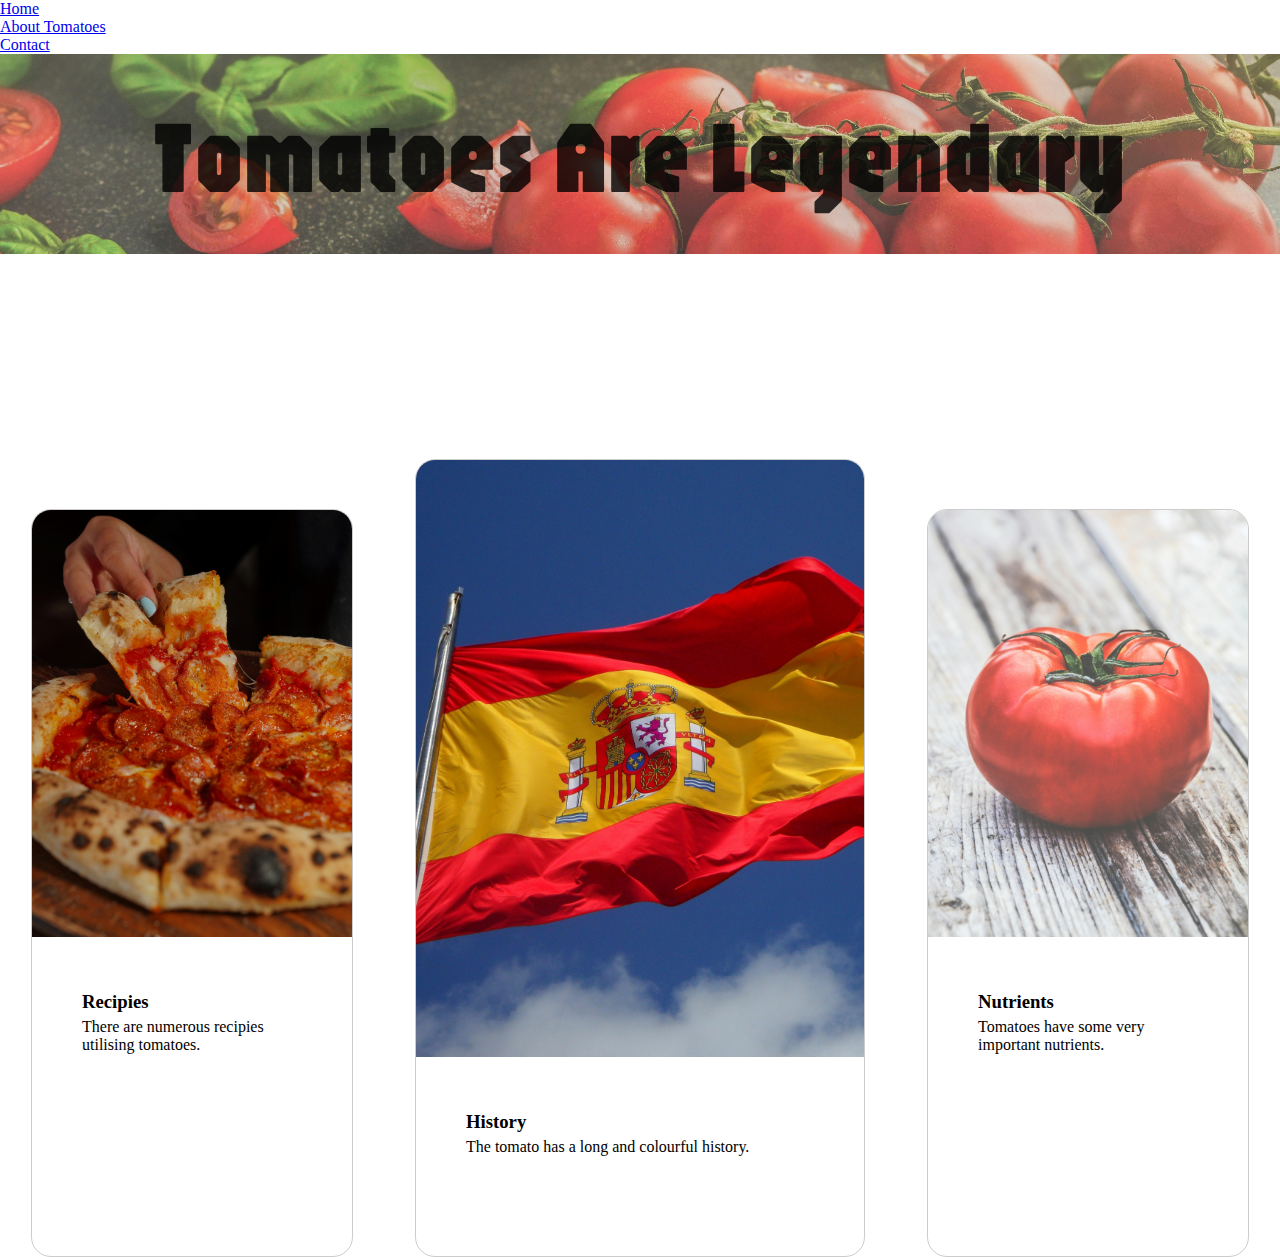
<file: Codeacademy/project1/code/html/index.html>
<!DOCTYPE html>
<html lang="en">
    <head>
        <meta charset="UTF-8">
        <meta name="viewport" content="width=device-width, initial-scale=1.0">
        <link href="../../code/css/index.css" rel="stylesheet">
        <!-- Jaro font -->
        <link rel="preconnect" href="https://fonts.googleapis.com">
        <link
            rel="preconnect"
            href="https://fonts.gstatic.com"
            crossorigin="crossorigin">
        <link
            href="https://fonts.googleapis.com/css2?family=Jaro:opsz@6..72&display=swap"
            rel="stylesheet">
        <title>Tomatoes are Legendary</title>
    </head>
    <body>
        <!-- Navigation meny -->
        <section class="nav-meny">
            <nav>
                <ul class="navigation">
                    <li>
                        <a href="#home">
                            Home
                        </a>
                    </li>
                    <li>
                        <a href="#about">
                            About Tomatoes
                        </a>
                    </li>
                    <li>
                        <a href="#contact">
                            Contact
                        </a>
                    </li>
                </ul>
            </nav>
        </section>
        <!-- Banner section -->
        <header class="banner">
            <h1 class="jaro-font">
                Tomatoes Are Legendary
            </h1>
        </header>
        <!-- Articles -->
        <section class="card-container">
            <article class="card">
                <img src="../../images/card-pizza.jpg" alt="Pizza with a tomato base">
                <div class="card-content">
                    <h3>
                        Recipies
                    </h3>
                    <p>
                        There are numerous recipies utilising tomatoes.
                    </p>
                </div>
            </article>
            <article class="card">
                <img src="../../images/card-spain.jpg" alt="Spanish flag waving in the wind">
                <div class="card-content">
                    <h3>
                        History
                    </h3>
                    <p>
                        The tomato has a long and colourful history.
                    </p>
                </div>
            </article>
            <article class="card">
                <img src="../../images/card-tomato.jpg" alt="A fresh tomato">
                <div class="card-content">
                    <h3>
                        Nutrients
                    </h3>
                    <p>
                        Tomatoes have some very important nutrients.
                    </p>
                </div>
            </article>
        </section>
        <!-- Articles end -->
    </body>
</html>
</file>
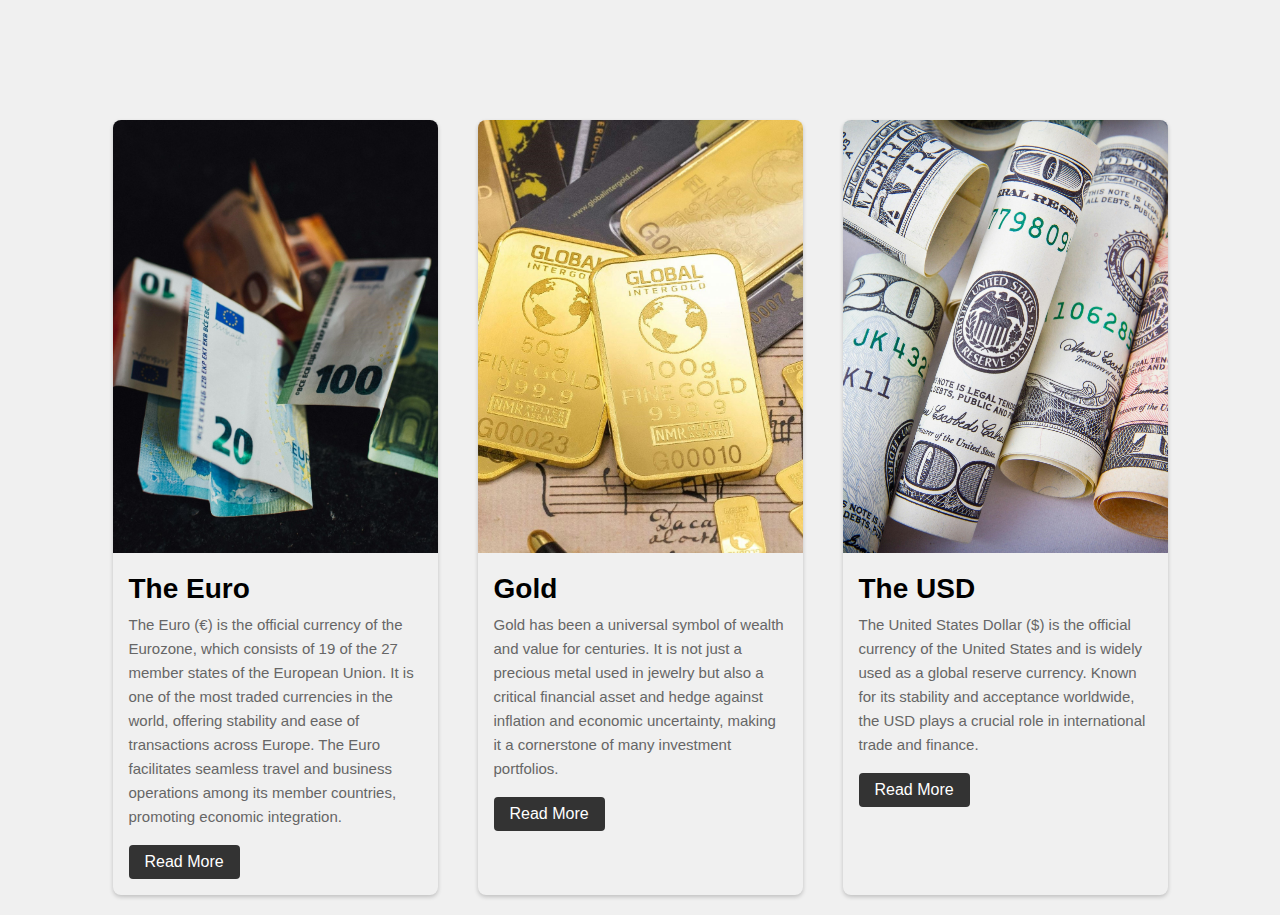
<file: Codeacademy/ResponsiveCards-Tutorial/code/html/index.html>
<!DOCTYPE html>
<html lang="en">
    <head>
        <title>
            Responsive card design
        </title>
        <meta charset="UTF-8">
        <meta name="viewport" content="width=device-width, initial-scale=1.0">
        <link rel="stylesheet" type="text/css" href="../css/index.css">
    </head>
    <body>
        <div class="card-container">
            <div class="card">
                <img src="../../images/cards-euro.jpg" alt="Euro cash bills">
                <div class="card-content">
                    <h3>
                        The Euro
                    </h3>
                    <p>
                        The Euro (€) is the official currency of the Eurozone, which consists of 19 of the 27 member states of the European Union. It is one of the most traded currencies in the world, offering stability and ease of transactions across Europe. The Euro facilitates seamless travel and business operations among its member countries, promoting economic integration. </p>
                    <a href="" class="btn">
                        Read More
                    </a> 
                </div>
            </div>
            <div class="card">
                <img src="../../images/card-gold.jpg" alt="Gold cash bars">
                <div class="card-content">
                    <h3>
                        Gold
                    </h3>
                    <p>
                        Gold has been a universal symbol of wealth and value for centuries. It is not just a precious metal used in jewelry but also a critical financial asset and hedge against inflation and economic uncertainty, making it a cornerstone of many investment portfolios.
                    </p>
                    <a href="" class="btn">
                        Read More
                    </a> 
                </div>
            </div>
            <div class="card">
                <img src="../../images/cards-usd.jpg" alt="USD cash bills">
                <div class="card-content">
                    <h3>
                        The USD
                    </h3>
                    <p>
                        The United States Dollar ($) is the official currency of the United States and is widely used as a global reserve currency. Known for its stability and acceptance worldwide, the USD plays a crucial role in international trade and finance.
                    </p>
                    <a href="" class="btn">
                        Read More
                    </a> 
                </div>
            </div>
        </div>
    </body>
</html>
</file>
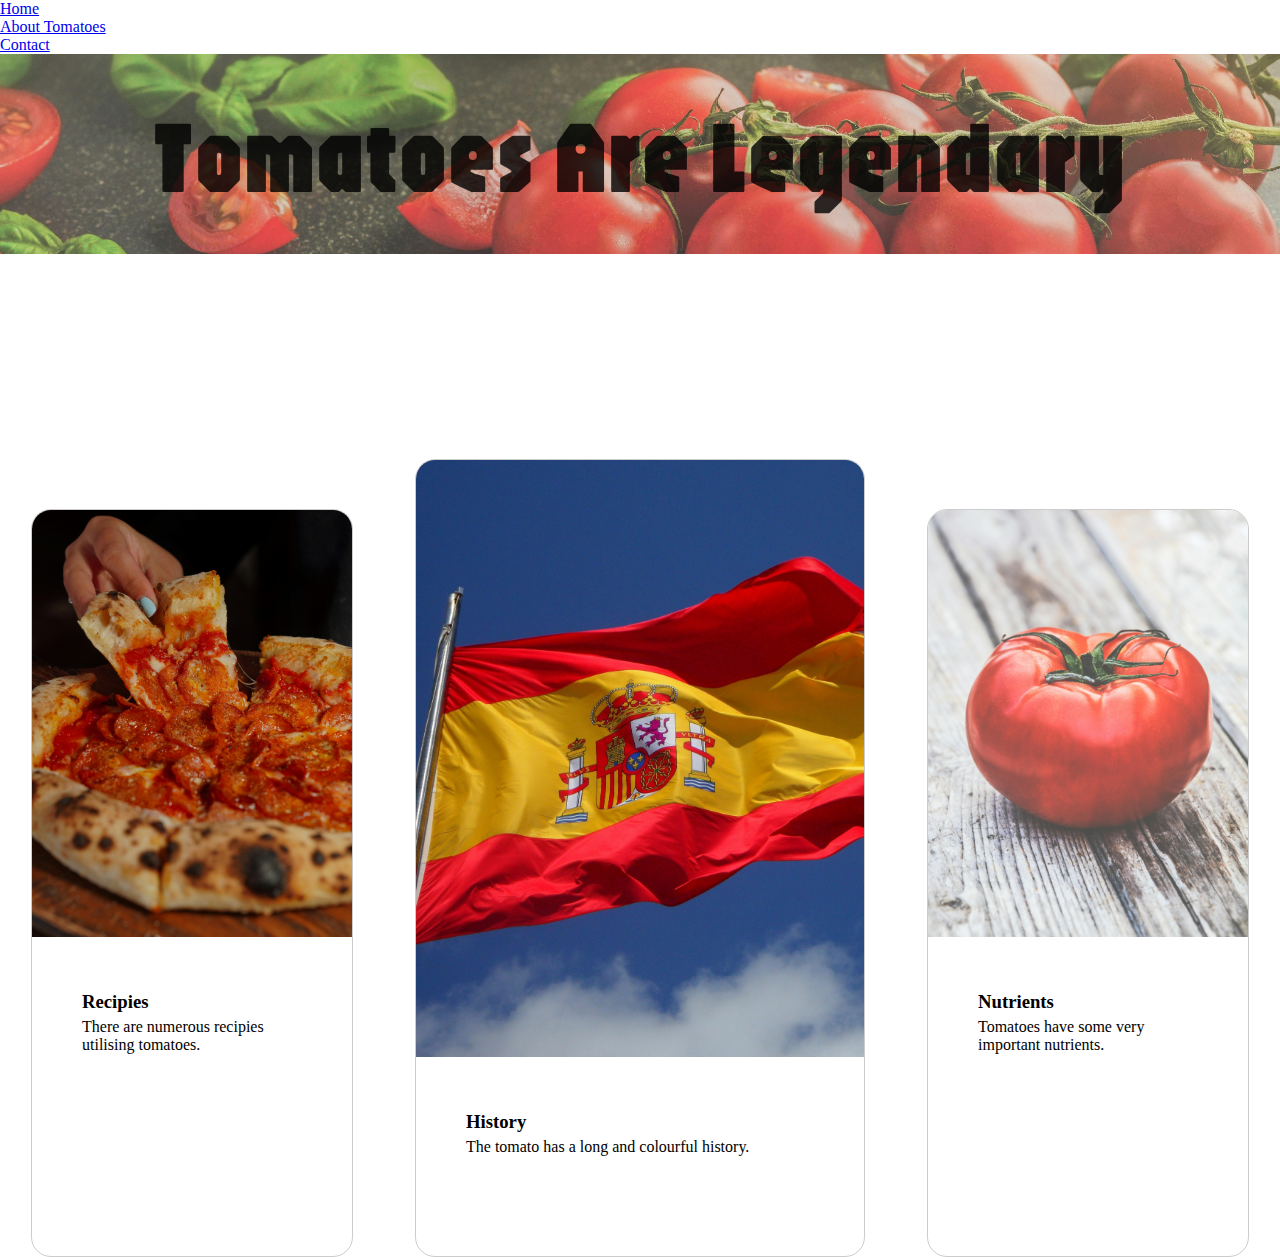
<file: projects/project1/code/html/index.html>
<!DOCTYPE html>
<html lang="en">
    <head>
        <meta charset="UTF-8">
        <meta name="viewport" content="width=device-width, initial-scale=1.0">
        <link href="../../code/css/index.css" rel="stylesheet">
        <!-- Jaro font -->
        <link rel="preconnect" href="https://fonts.googleapis.com">
        <link
            rel="preconnect"
            href="https://fonts.gstatic.com"
            crossorigin="crossorigin">
        <link
            href="https://fonts.googleapis.com/css2?family=Jaro:opsz@6..72&display=swap"
            rel="stylesheet">
        <title>Tomatoes are Legendary</title>
    </head>
    <body>
        <!-- Navigation meny -->
        <section class="nav-meny">
            <nav>
                <ul class="navigation">
                    <li>
                        <a href="#home">
                            Home
                        </a>
                    </li>
                    <li>
                        <a href="#about">
                            About Tomatoes
                        </a>
                    </li>
                    <li>
                        <a href="#contact">
                            Contact
                        </a>
                    </li>
                </ul>
            </nav>
        </section>
        <!-- Banner section -->
        <header class="banner">
            <h1 class="jaro-font">
                Tomatoes Are Legendary
            </h1>
        </header>
        <!-- Articles -->
        <section class="card-container">
            <article class="card">
                <img src="../../images/card-pizza.jpg" alt="Pizza with a tomato base">
                <div class="card-content">
                    <h3>
                        Recipies
                    </h3>
                    <p>
                        There are numerous recipies utilising tomatoes.
                    </p>
                </div>
            </article>
            <article class="card">
                <img src="../../images/card-spain.jpg" alt="Spanish flag waving in the wind">
                <div class="card-content">
                    <h3>
                        History
                    </h3>
                    <p>
                        The tomato has a long and colourful history.
                    </p>
                </div>
            </article>
            <article class="card">
                <img src="../../images/card-tomato.jpg" alt="A fresh tomato">
                <div class="card-content">
                    <h3>
                        Nutrients
                    </h3>
                    <p>
                        Tomatoes have some very important nutrients.
                    </p>
                </div>
            </article>
        </section>
        <!-- Articles end -->
    </body>
</html>
</file>
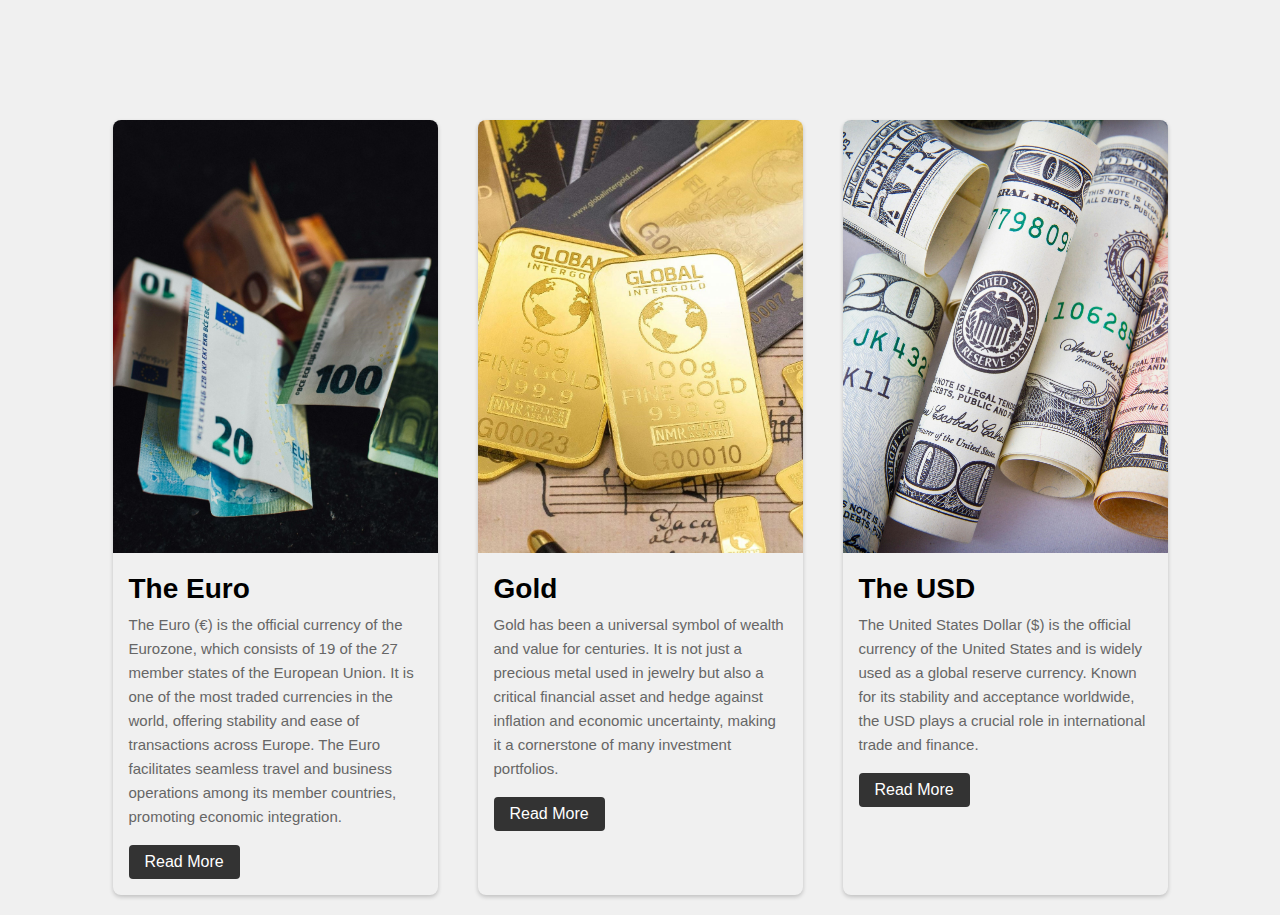
<file: projects/responsive-cards-tutorial/code/html/index.html>
<!DOCTYPE html>
<html lang="en">
    <head>
        <title>
            Responsive card design
        </title>
        <meta charset="UTF-8">
        <meta name="viewport" content="width=device-width, initial-scale=1.0">
        <link rel="stylesheet" type="text/css" href="../css/index.css">
    </head>
    <body>
        <div class="card-container">
            <div class="card">
                <img src="../../images/cards-euro.jpg" alt="Euro cash bills">
                <div class="card-content">
                    <h3>
                        The Euro
                    </h3>
                    <p>
                        The Euro (€) is the official currency of the Eurozone, which consists of 19 of the 27 member states of the European Union. It is one of the most traded currencies in the world, offering stability and ease of transactions across Europe. The Euro facilitates seamless travel and business operations among its member countries, promoting economic integration. </p>
                    <a href="" class="btn">
                        Read More
                    </a> 
                </div>
            </div>
            <div class="card">
                <img src="../../images/card-gold.jpg" alt="Gold cash bars">
                <div class="card-content">
                    <h3>
                        Gold
                    </h3>
                    <p>
                        Gold has been a universal symbol of wealth and value for centuries. It is not just a precious metal used in jewelry but also a critical financial asset and hedge against inflation and economic uncertainty, making it a cornerstone of many investment portfolios.
                    </p>
                    <a href="" class="btn">
                        Read More
                    </a> 
                </div>
            </div>
            <div class="card">
                <img src="../../images/cards-usd.jpg" alt="USD cash bills">
                <div class="card-content">
                    <h3>
                        The USD
                    </h3>
                    <p>
                        The United States Dollar ($) is the official currency of the United States and is widely used as a global reserve currency. Known for its stability and acceptance worldwide, the USD plays a crucial role in international trade and finance.
                    </p>
                    <a href="" class="btn">
                        Read More
                    </a> 
                </div>
            </div>
        </div>
    </body>
</html>
</file>
<file: Codeacademy/project1/code/css/index.css>
* {
    margin: 0;
    padding: 0;
}

.jaro-font {
    font-family: "Jaro", sans-serif;
    font-optical-sizing: auto;
    font-weight: 400;
    font-style: normal;
}

.banner {
    height: 200px;
    max-width: 100%;
    background-image: url("../../images/tomatoes-banner.jpg");
    background-size: cover;
    background-repeat: no-repeat;
    background-position: center;
    display: flex; 
    justify-content: center; 
    align-items: center; 
    position: relative;
}

.banner h1 {
    font-size: 8vw;
    letter-spacing: 0.03em;
    position: absolute;
    width: 100%;
    text-align: center;
    color: black;
    opacity: 0.8;
}

@media screen and (max-width: 768px) {
    .banner {
        font-size: 12vw;
    }
}

.card-container {
    display: flex;
    justify-content: space-around;
    margin-top: 255px;
}

.card {
    width: 25%;
    border: 1px solid #ccc;
    border-radius: 20px;
    overflow: hidden;
    margin-top: 0;
}

.card:nth-child(2) {
    width: 35%;
    margin-top: -50px;
    padding-top: 50px;
    padding-bottom: 50px;
}

.card:nth-child(2) img {
    margin-top: -50px;
}

.card img {
    width: 100%;
    height: auto;
    border-top-right-radius: 5px;
    border-top-left-radius: 5px;
}

.card-content {
    padding: 50px;
}

.card-content h3 {
    margin-bottom: 5px;
}

figure {
    margin: 0;
}

figcaption {
    text-align: center;
    color: antiquewhite;
    margin-top: -0.5em;
}

figcaption h1 {
    font-size: 8vw;
    opacity: 80%;
    letter-spacing: 0.05em;
}

figcaption h2 {
    font-size: 3vw;
    opacity: 80%;
    letter-spacing: 0.05em;
}
</file>
<file: Codeacademy/ResponsiveCards-Tutorial/code/css/index.css>
*{
    margin: 0px;
    padding: 0px;
    box-sizing: border-box;
    font-family: sans-serif;
}
body{
    background-color: #f0f0f0;
}
.card-container{
    display: flex;
    justify-content: center;
    flex-wrap: wrap;
    margin-top: 100px;
}
.card{
    width: 325px;
    background-color: #f0f0f0;
    border-radius: 8px;
    overflow: hidden;
    box-shadow: 0px 2px 4px rgba(0,0,0,0.2);
    margin: 20px;
}
.card img{
    width: 100%;
    height: auto;
}
.card-content{
    padding: 16px;
    display: flex;
    flex-grow: 1;
    flex-direction: column;
    justify-content: space-between;
}
.card-content h3{
    font-size: 28px;
    margin-bottom: 8px;
}
.card-content p{
    color: #666;
    font-size: 15px;
    line-height: 1.6;
    margin-bottom: 16px;
}
.card-content .btn{
    display: inline-block;
    width: fit-content;
    padding: 8px 16px;
    background-color: #333;
    text-decoration: none;
    border-radius: 4px;
    margin-top: 16px;
    color: #fff;
    transition: background-color 0.3s;
    align-self: flex-start;
    margin-top: auto;
}
@media (max-width: 768px) {
    .card-container {
        flex-direction: column;
        align-items: center;
    }
}
</file>
<file: projects/project1/code/css/index.css>
* {
    margin: 0;
    padding: 0;
}

.jaro-font {
    font-family: "Jaro", sans-serif;
    font-optical-sizing: auto;
    font-weight: 400;
    font-style: normal;
}

.banner {
    height: 200px;
    max-width: 100%;
    background-image: url("../../images/tomatoes-banner.jpg");
    background-size: cover;
    background-repeat: no-repeat;
    background-position: center;
    display: flex; 
    justify-content: center; 
    align-items: center; 
    position: relative;
}

.banner h1 {
    font-size: 8vw;
    letter-spacing: 0.03em;
    position: absolute;
    width: 100%;
    text-align: center;
    color: black;
    opacity: 0.8;
}

@media screen and (max-width: 768px) {
    .banner {
        font-size: 12vw;
    }
}

.card-container {
    display: flex;
    justify-content: space-around;
    margin-top: 255px;
}

.card {
    width: 25%;
    border: 1px solid #ccc;
    border-radius: 20px;
    overflow: hidden;
    margin-top: 0;
}

.card:nth-child(2) {
    width: 35%;
    margin-top: -50px;
    padding-top: 50px;
    padding-bottom: 50px;
}

.card:nth-child(2) img {
    margin-top: -50px;
}

.card img {
    width: 100%;
    height: auto;
    border-top-right-radius: 5px;
    border-top-left-radius: 5px;
}

.card-content {
    padding: 50px;
}

.card-content h3 {
    margin-bottom: 5px;
}

figure {
    margin: 0;
}

figcaption {
    text-align: center;
    color: antiquewhite;
    margin-top: -0.5em;
}

figcaption h1 {
    font-size: 8vw;
    opacity: 80%;
    letter-spacing: 0.05em;
}

figcaption h2 {
    font-size: 3vw;
    opacity: 80%;
    letter-spacing: 0.05em;
}
</file>
<file: projects/responsive-cards-tutorial/code/css/index.css>
*{
    margin: 0px;
    padding: 0px;
    box-sizing: border-box;
    font-family: sans-serif;
}
body{
    background-color: #f0f0f0;
}
.card-container{
    display: flex;
    justify-content: center;
    flex-wrap: wrap;
    margin-top: 100px;
}
.card{
    width: 325px;
    background-color: #f0f0f0;
    border-radius: 8px;
    overflow: hidden;
    box-shadow: 0px 2px 4px rgba(0,0,0,0.2);
    margin: 20px;
}
.card img{
    width: 100%;
    height: auto;
}
.card-content{
    padding: 16px;
    display: flex;
    flex-grow: 1;
    flex-direction: column;
    justify-content: space-between;
}
.card-content h3{
    font-size: 28px;
    margin-bottom: 8px;
}
.card-content p{
    color: #666;
    font-size: 15px;
    line-height: 1.6;
    margin-bottom: 16px;
}
.card-content .btn{
    display: inline-block;
    width: fit-content;
    padding: 8px 16px;
    background-color: #333;
    text-decoration: none;
    border-radius: 4px;
    margin-top: 16px;
    color: #fff;
    transition: background-color 0.3s;
    align-self: flex-start;
    margin-top: auto;
}
@media (max-width: 768px) {
    .card-container {
        flex-direction: column;
        align-items: center;
    }
}
</file>
